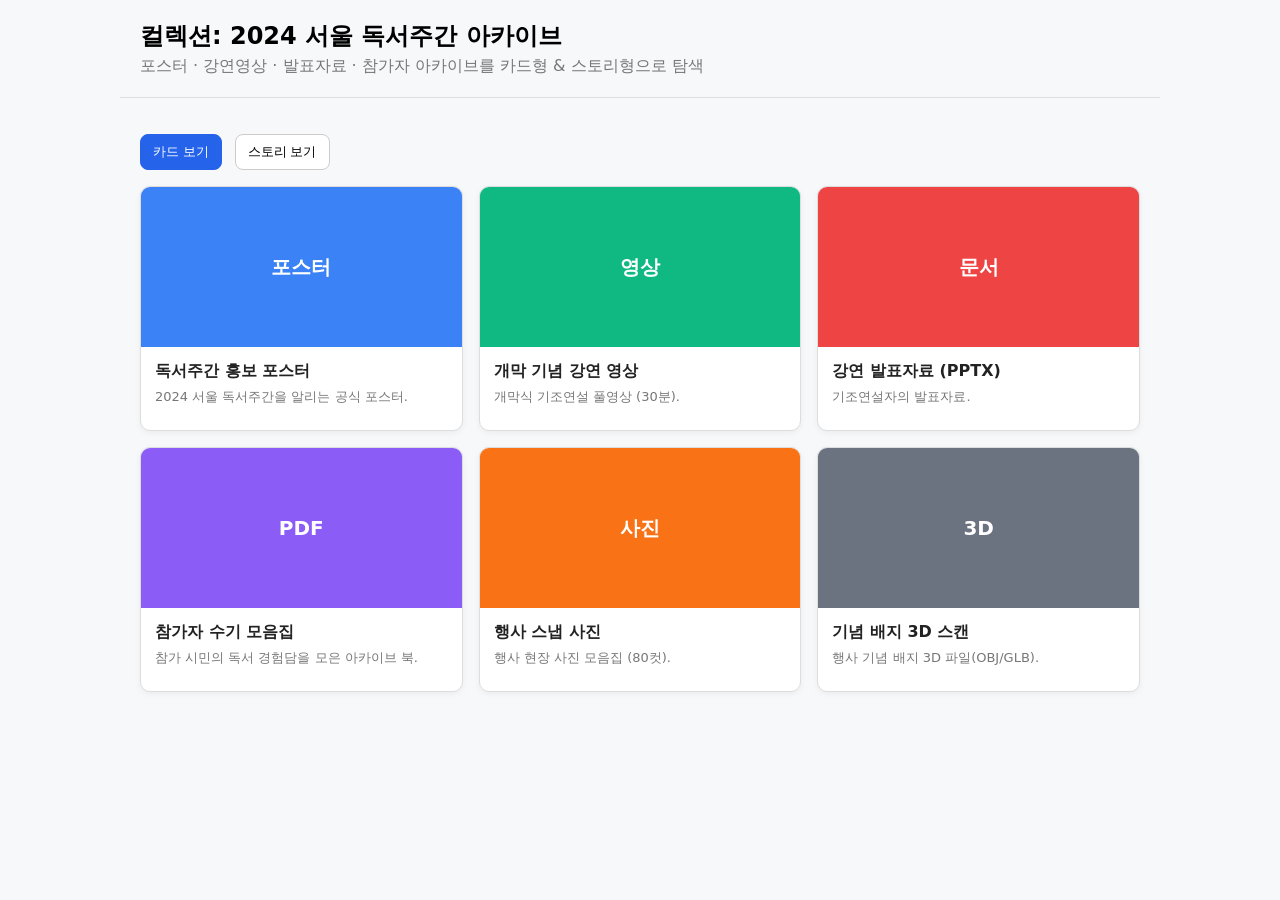
<file: templates/collection.html>
<!doctype html>
<html lang="ko">
<head>
<meta charset="utf-8" />
<meta name="viewport" content="width=device-width,initial-scale=1" />
<title>컬렉션 카드·스토리 뷰 예제 (컬러 버전)</title>
<style>
  :root{
    --bg:#f7f8fa; --card:#ffffff; --text:#222; --muted:#777; --primary:#2563eb;
  }
  body{margin:0;font-family:system-ui,Segoe UI,Roboto,Apple SD Gothic Neo,sans-serif;background:var(--bg)}
  .wrap{max-width:1000px;margin:0 auto;padding:20px}
  header{padding:20px 0;border-bottom:1px solid #ddd}
  header h1{margin:0;font-size:24px}
  header p{margin:4px 0 0;color:var(--muted)}
  .toolbar{margin:16px 0}
  .btn{padding:8px 12px;margin-right:8px;border:1px solid #ccc;background:#fff;cursor:pointer;border-radius:8px}
  .btn.active{background:var(--primary);color:#fff;border-color:var(--primary)}

  /* 카드 그리드 */
  .grid{display:grid;grid-template-columns:repeat(auto-fill,minmax(280px,1fr));gap:16px}
  .card{background:var(--card);border:1px solid #ddd;border-radius:10px;overflow:hidden;box-shadow:0 2px 6px rgba(0,0,0,.05)}
  .media{height:160px;display:flex;align-items:center;justify-content:center;color:#fff;font-size:20px;font-weight:bold}
  .media.blue{background:#3b82f6}
  .media.green{background:#10b981}
  .media.red{background:#ef4444}
  .media.purple{background:#8b5cf6}
  .media.orange{background:#f97316}
  .media.gray{background:#6b7280}
  .body{padding:14px}
  .title{margin:0;font-size:16px;color:var(--text)}
  .desc{margin:6px 0 10px;font-size:13px;color:var(--muted)}

  /* 스토리(타임라인) */
  .timeline{display:none;position:relative;margin:20px 0;padding-left:20px}
  .timeline::before{content:"";position:absolute;left:8px;top:0;bottom:0;width:2px;background:#ddd}
  .t-item{margin-bottom:20px;position:relative}
  .t-item::before{content:"";position:absolute;left:0;top:5px;width:14px;height:14px;border-radius:50%;background:var(--primary)}
  .t-item h3{margin:0 0 6px;font-size:15px;color:var(--text)}
  .t-item p{margin:0;font-size:13px;color:var(--muted)}
  .t-media{margin-top:10px;height:120px;border-radius:8px;display:flex;align-items:center;justify-content:center;color:#fff;font-weight:bold}
  .t-media.blue{background:#3b82f6}
  .t-media.green{background:#10b981}
  .t-media.red{background:#ef4444}
  .t-media.purple{background:#8b5cf6}
</style>
</head>
<body>
  <header class="wrap">
    <h1>컬렉션: 2024 서울 독서주간 아카이브</h1>
    <p>포스터 · 강연영상 · 발표자료 · 참가자 아카이브를 카드형 & 스토리형으로 탐색</p>
  </header>

  <main class="wrap">
    <div class="toolbar">
      <button class="btn active" id="btnGrid">카드 보기</button>
      <button class="btn" id="btnStory">스토리 보기</button>
    </div>

    <!-- 카드 보기 -->
    <section id="grid" class="grid">
      <article class="card">
        <div class="media blue">포스터</div>
        <div class="body">
          <h2 class="title">독서주간 홍보 포스터</h2>
          <p class="desc">2024 서울 독서주간을 알리는 공식 포스터.</p>
        </div>
      </article>
      <article class="card">
        <div class="media green">영상</div>
        <div class="body">
          <h2 class="title">개막 기념 강연 영상</h2>
          <p class="desc">개막식 기조연설 풀영상 (30분).</p>
        </div>
      </article>
      <article class="card">
        <div class="media red">문서</div>
        <div class="body">
          <h2 class="title">강연 발표자료 (PPTX)</h2>
          <p class="desc">기조연설자의 발표자료.</p>
        </div>
      </article>
      <article class="card">
        <div class="media purple">PDF</div>
        <div class="body">
          <h2 class="title">참가자 수기 모음집</h2>
          <p class="desc">참가 시민의 독서 경험담을 모은 아카이브 북.</p>
        </div>
      </article>
      <article class="card">
        <div class="media orange">사진</div>
        <div class="body">
          <h2 class="title">행사 스냅 사진</h2>
          <p class="desc">행사 현장 사진 모음집 (80컷).</p>
        </div>
      </article>
      <article class="card">
        <div class="media gray">3D</div>
        <div class="body">
          <h2 class="title">기념 배지 3D 스캔</h2>
          <p class="desc">행사 기념 배지 3D 파일(OBJ/GLB).</p>
        </div>
      </article>
    </section>

    <!-- 스토리 보기 -->
    <section id="story" class="timeline">
      <div class="t-item">
        <h3>① 준비: 홍보물 제작</h3>
        <p>행사 브랜딩 및 포스터 배포</p>
        <div class="t-media blue">포스터</div>
      </div>
      <div class="t-item">
        <h3>② 오프닝: 개막 기념 강연</h3>
        <p>기조연설 및 영상 기록</p>
        <div class="t-media green">영상</div>
      </div>
      <div class="t-item">
        <h3>③ 공유: 발표자료 공개</h3>
        <p>PPTX 및 PDF 자료 제공</p>
        <div class="t-media red">문서</div>
      </div>
      <div class="t-item">
        <h3>④ 기록: 참가자 수기집</h3>
        <p>참가자의 경험담 기록</p>
        <div class="t-media purple">PDF</div>
      </div>
    </section>
  </main>

<script>
  const btnGrid=document.getElementById('btnGrid');
  const btnStory=document.getElementById('btnStory');
  const grid=document.getElementById('grid');
  const story=document.getElementById('story');
  btnGrid.addEventListener('click',()=>{
    grid.style.display='grid'; story.style.display='none';
    btnGrid.classList.add('active'); btnStory.classList.remove('active');
  });
  btnStory.addEventListener('click',()=>{
    grid.style.display='none'; story.style.display='block';
    btnStory.classList.add('active'); btnGrid.classList.remove('active');
  });
</script>
</body>
</html>
</file>
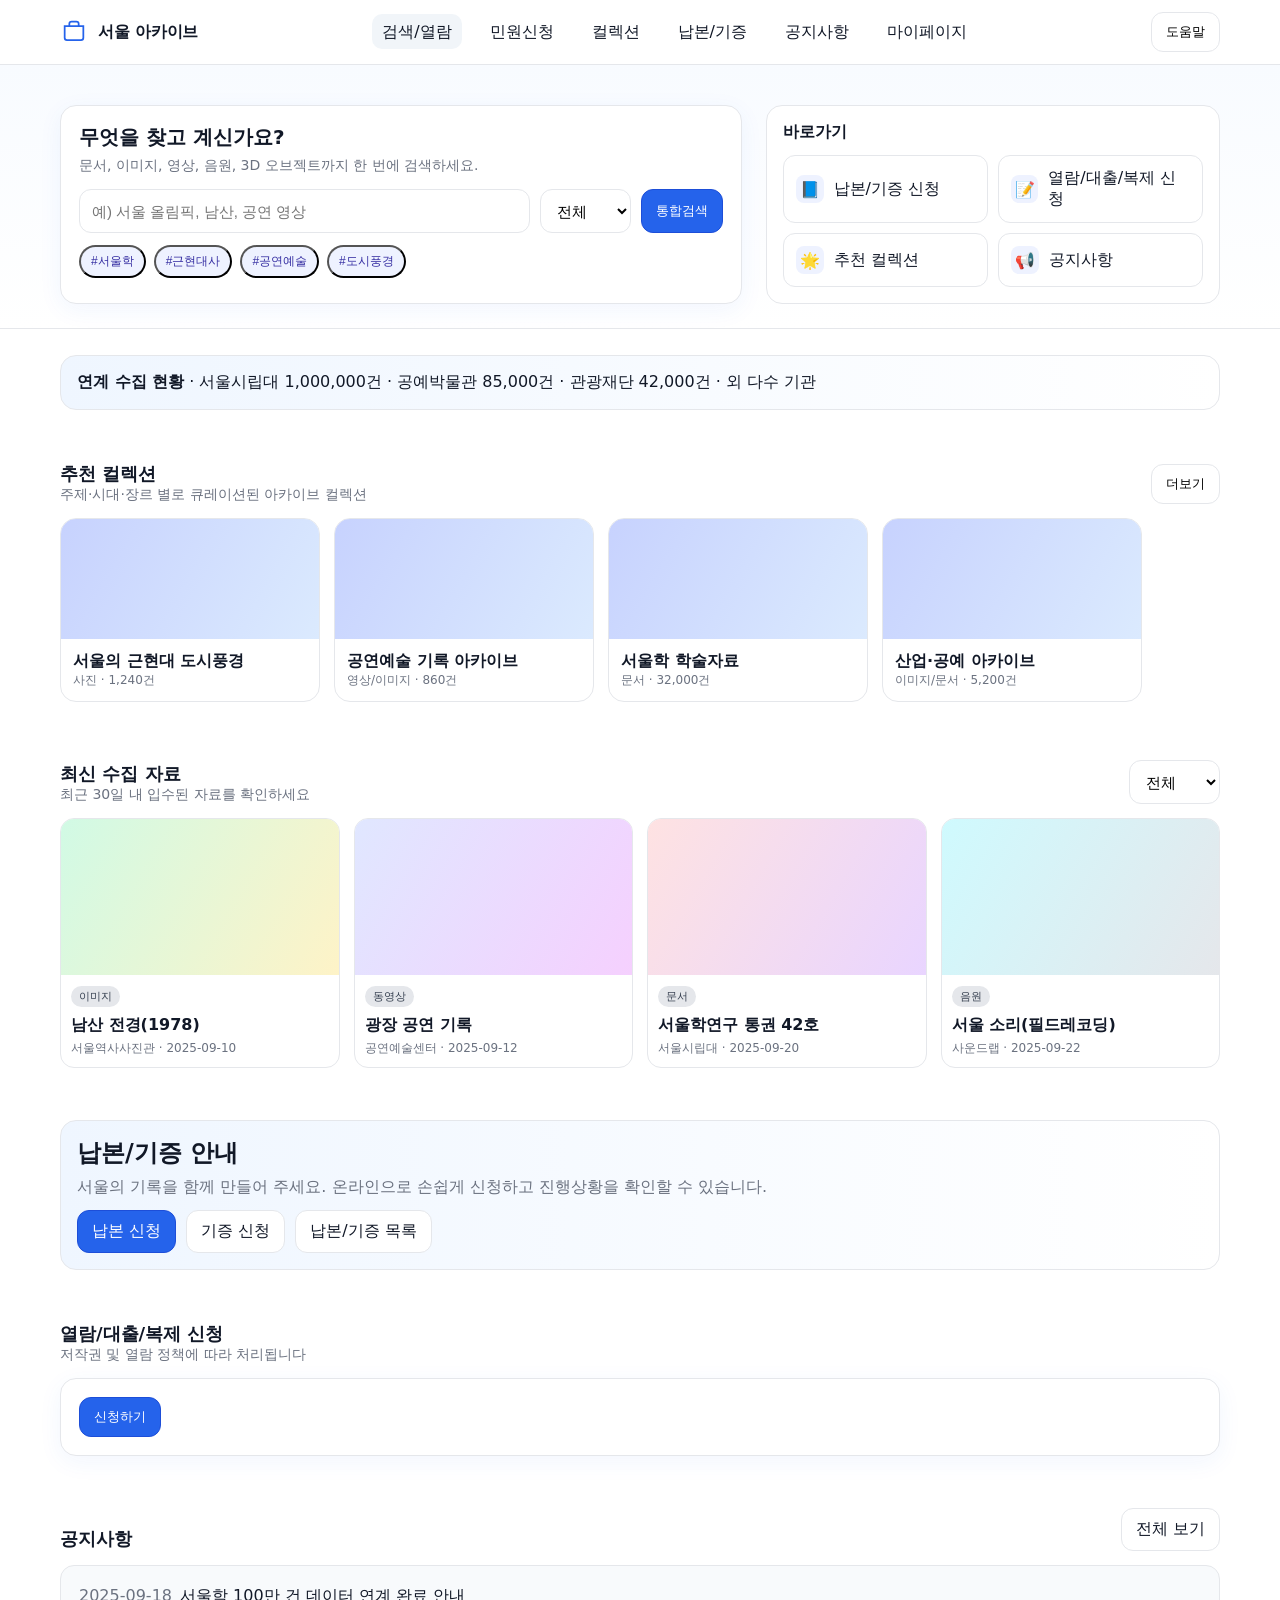
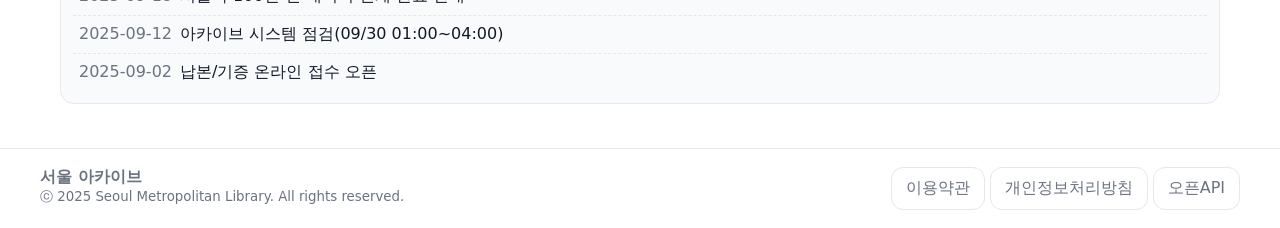
<file: templates/seoul.html>
<!doctype html>
<html lang="ko">
<head>
  <meta charset="utf-8" />
  <meta name="viewport" content="width=device-width, initial-scale=1" />
  <title>서울 아카이브 통합포털 – 홈(UI 예시)</title>
  <style>
    :root{
      --bg:#ffffff; --text:#111827; --muted:#6b7280; --primary:#2563eb; --primary-600:#1d4ed8; --primary-700:#1e40af;
      --surface:#f8fafc; --card:#ffffff; --border:#e5e7eb; --accent:#f1f5f9;
      --success:#16a34a; --warning:#d97706; --danger:#dc2626;
    }
    *{box-sizing:border-box}
    html,body{height:100%}
    body{margin:0; font-family:system-ui, -apple-system, Segoe UI, Roboto, Apple SD Gothic Neo, Noto Sans KR, sans-serif; color:var(--text); background:var(--bg)}
    a{color:inherit; text-decoration:none}
    img{max-width:100%; display:block}
    .container{max-width:1200px; margin:0 auto; padding:0 20px}

    /* Header */
    header{position:sticky; top:0; z-index:30; background:rgba(255,255,255,.8); backdrop-filter:saturate(120%) blur(10px); border-bottom:1px solid var(--border)}
    .head{display:flex; align-items:center; justify-content:space-between; height:64px}
    .logo{display:flex; gap:10px; align-items:center; font-weight:800; letter-spacing:-.2px}
    .logo svg{width:28px; height:28px}
    nav ul{display:flex; gap:18px; list-style:none; padding:0; margin:0}
    nav a{padding:8px 10px; border-radius:10px}
    nav a.active, nav a:hover{background:var(--accent)}
    .head-cta{display:flex; gap:10px; align-items:center}
    .btn{display:inline-flex; align-items:center; gap:8px; padding:10px 14px; border:1px solid var(--border); background:#fff; border-radius:12px; cursor:pointer}
    .btn.primary{background:var(--primary); color:#fff; border-color:var(--primary-600)}
    .btn.primary:hover{background:var(--primary-600)}

    /* Mobile nav */
    .menu-btn{display:none}
    @media (max-width: 980px){
      nav{display:none}
      .menu-btn{display:inline-flex}
    }

    /* Hero Search */
    .hero{padding:40px 0 24px; background:linear-gradient(180deg, #f8fbff 0%, #fff 100%); border-bottom:1px solid var(--border)}
    .hero-grid{display:grid; grid-template-columns: 1.2fr .8fr; gap:24px}
    @media (max-width: 980px){.hero-grid{grid-template-columns: 1fr}}
    .search-card{background:var(--card); border:1px solid var(--border); border-radius:16px; padding:18px; box-shadow:0 6px 24px rgba(37,99,235,.06)}
    .search-title{font-size:20px; font-weight:700; margin:0 0 6px}
    .search-desc{color:var(--muted); font-size:14px; margin:0 0 14px}
    .search-row{display:flex; gap:10px; flex-wrap:wrap}
    .input{flex:1; min-width:220px; height:44px; padding:0 12px; border:1px solid var(--border); border-radius:12px; font-size:15px}
    .select{height:44px; padding:0 12px; border:1px solid var(--border); border-radius:12px; background:#fff; font-size:15px}
    .chips{display:flex; gap:8px; flex-wrap:wrap; margin-top:12px}
    .chip{padding:6px 10px; border-radius:999px; background:#eef2ff; color:#3730a3; font-size:12px; cursor:pointer}
    .chip:hover{filter:brightness(.96)}

    .side-card{background:var(--card); border:1px solid var(--border); border-radius:16px; padding:16px}
    .side-title{font-weight:700; margin-bottom:12px}
    .quick-links{display:grid; grid-template-columns: 1fr 1fr; gap:10px}
    .quick{border:1px solid var(--border); border-radius:12px; padding:12px; display:flex; gap:10px; align-items:center; background:#fff}
    .quick .ico{width:28px; height:28px; border-radius:8px; background:#eef2ff; display:grid; place-items:center}

    /* Sections */
    section{padding:26px 0}
    .section-head{display:flex; justify-content:space-between; align-items:flex-end; margin-bottom:14px}
    .section-title{font-size:18px; font-weight:800}
    .section-desc{color:var(--muted); font-size:14px}

    /* Collections scroller */
    .scroll-wrap{position:relative}
    .hscroll{display:flex; gap:14px; overflow:auto; scroll-snap-type:x mandatory; padding-bottom:6px}
    .card-col{min-width:260px; scroll-snap-align:start; background:var(--card); border:1px solid var(--border); border-radius:16px; overflow:hidden}
    .card-col .cover{height:120px; background:linear-gradient(120deg,#c7d2fe,#dbeafe)}
    .card-col .body{padding:12px}
    .meta{font-size:12px; color:var(--muted)}

    /* Latest items grid */
    .grid{display:grid; grid-template-columns: repeat(4, 1fr); gap:14px}
    @media (max-width: 1080px){.grid{grid-template-columns: repeat(3, 1fr)}}
    @media (max-width: 780px){.grid{grid-template-columns: repeat(2, 1fr)}}
    @media (max-width: 520px){.grid{grid-template-columns: 1fr}}
    .card-item{background:var(--card); border:1px solid var(--border); border-radius:14px; overflow:hidden}
    .thumb{aspect-ratio: 16/9; background:#e5e7eb}
    .card-item .body{padding:10px}
    .badge{display:inline-block; font-size:11px; color:#374151; background:#e5e7eb; padding:3px 8px; border-radius:999px}

    /* Notices */
    .notices{background:var(--surface); border:1px solid var(--border); border-radius:14px; padding:12px}
    .notices ul{margin:0; padding:0; list-style:none}
    .notices li{display:flex; gap:8px; padding:8px 6px; border-bottom:1px dashed var(--border)}
    .notices li:last-child{border-bottom:none}
    .note-date{font-variant-numeric:tabular-nums; color:var(--muted); min-width:84px}

    /* CTA banners */
    .banner{border:1px solid var(--border); border-radius:16px; padding:16px; background:linear-gradient(90deg,#eff6ff,#ffffff)}

    /* Footer */
    footer{border-top:1px solid var(--border); background:#fff; margin-top:18px}
    .foot{display:grid; grid-template-columns: 1fr auto; gap:18px; padding:18px 0; color:var(--muted)}
    .foot small{display:block}

    /* Helpers */
    .sr-only{position:absolute; width:1px; height:1px; padding:0; margin:-1px; overflow:hidden; clip:rect(0,0,0,0); white-space:nowrap; border:0}
  </style>
</head>
<body>
<header>
  <div class="container head">
    <div class="logo" aria-label="서울 아카이브 포털">
      <svg viewBox="0 0 24 24" fill="none" aria-hidden="true"><path d="M4 7h16v10a2 2 0 0 1-2 2H6a2 2 0 0 1-2-2V7z" stroke="#2563eb" stroke-width="1.5"/><path d="M8 7V5a2 2 0 0 1 2-2h4a2 2 0 0 1 2 2v2" stroke="#2563eb" stroke-width="1.5"/></svg>
      <span>서울 아카이브</span>
    </div>
    <nav aria-label="주요 메뉴">
      <ul>
        <li><a href="#section-search" class="active">검색/열람</a></li>
        <li><a href="#section-cs">민원신청</a></li>
        <li><a href="#section-collections">컬렉션</a></li>
        <li><a href="#section-donation">납본/기증</a></li>
        <li><a href="#section-notice">공지사항</a></li>
        <li><a href="#section-my">마이페이지</a></li>
      </ul>
    </nav>
    <div class="head-cta">
      <button class="btn" aria-label="접근성 도움말" title="접근성 도움말">도움말</button>
      <button class="btn primary menu-btn" id="menuToggle" aria-expanded="false" aria-controls="mobileMenu">메뉴</button>
    </div>
  </div>
</header>

<main>
  <!-- Hero / Search -->
  <section class="hero" id="section-search">
    <div class="container hero-grid">
      <div class="search-card" role="search">
        <h1 class="search-title">무엇을 찾고 계신가요?</h1>
        <p class="search-desc">문서, 이미지, 영상, 음원, 3D 오브젝트까지 한 번에 검색하세요.</p>
        <form id="searchForm" class="search-row" action="#" onsubmit="return false;">
          <label class="sr-only" for="q">검색어</label>
          <input id="q" class="input" type="search" placeholder="예) 서울 올림픽, 남산, 공연 영상" />
          <label class="sr-only" for="type">자료유형</label>
          <select id="type" class="select">
            <option value="all">전체</option>
            <option value="text">문서</option>
            <option value="image">이미지</option>
            <option value="video">동영상</option>
            <option value="audio">음원</option>
            <option value="3d">3D</option>
          </select>
          <button class="btn primary" type="submit">통합검색</button>
        </form>
        <div class="chips" aria-label="빠른 태그">
          <button class="chip" data-chip="서울학">#서울학</button>
          <button class="chip" data-chip="근현대사">#근현대사</button>
          <button class="chip" data-chip="공연예술">#공연예술</button>
          <button class="chip" data-chip="도시풍경">#도시풍경</button>
        </div>
      </div>
      <aside class="side-card" id="section-cs" aria-labelledby="quickLinksTitle">
        <div class="side-title" id="quickLinksTitle">바로가기</div>
        <div class="quick-links">
          <a class="quick" href="#section-donation" title="납본/기증 신청">
            <div class="ico">📘</div><div>납본/기증 신청</div>
          </a>
          <a class="quick" href="#section-req" title="열람/대출/복제 신청">
            <div class="ico">📝</div><div>열람/대출/복제 신청</div>
          </a>
          <a class="quick" href="#section-collections" title="추천 컬렉션">
            <div class="ico">🌟</div><div>추천 컬렉션</div>
          </a>
          <a class="quick" href="#section-notice" title="공지사항">
            <div class="ico">📢</div><div>공지사항</div>
          </a>
        </div>
      </aside>
    </div>
  </section>

  <!-- Stats / info strip -->
  <section>
    <div class="container">
      <div class="banner" role="status" aria-live="polite">
        <strong>연계 수집 현황</strong> · 서울시립대 1,000,000건 · 공예박물관 85,000건 · 관광재단 42,000건 · 외 다수 기관
      </div>
    </div>
  </section>

  <!-- Collections -->
  <section id="section-collections">
    <div class="container">
      <div class="section-head">
        <div>
          <div class="section-title">추천 컬렉션</div>
          <div class="section-desc">주제·시대·장르 별로 큐레이션된 아카이브 컬렉션</div>
        </div>
        <button class="btn" id="moreCollections">더보기</button>
      </div>
      <div class="scroll-wrap">
        <div class="hscroll" id="collections">
          <!-- sample cards -->
          <article class="card-col">
            <div class="cover"></div>
            <div class="body">
              <strong>서울의 근현대 도시풍경</strong>
              <div class="meta">사진 · 1,240건</div>
            </div>
          </article>
          <article class="card-col">
            <div class="cover"></div>
            <div class="body">
              <strong>공연예술 기록 아카이브</strong>
              <div class="meta">영상/이미지 · 860건</div>
            </div>
          </article>
          <article class="card-col">
            <div class="cover"></div>
            <div class="body">
              <strong>서울학 학술자료</strong>
              <div class="meta">문서 · 32,000건</div>
            </div>
          </article>
          <article class="card-col">
            <div class="cover"></div>
            <div class="body">
              <strong>산업·공예 아카이브</strong>
              <div class="meta">이미지/문서 · 5,200건</div>
            </div>
          </article>
        </div>
      </div>
    </div>
  </section>

  <!-- Latest items -->
  <section>
    <div class="container">
      <div class="section-head">
        <div>
          <div class="section-title">최신 수집 자료</div>
          <div class="section-desc">최근 30일 내 입수된 자료를 확인하세요</div>
        </div>
        <div>
          <select class="select" id="latestType">
            <option value="all">전체</option>
            <option value="text">문서</option>
            <option value="image">이미지</option>
            <option value="video">동영상</option>
            <option value="audio">음원</option>
          </select>
        </div>
      </div>
      <div class="grid" id="latestGrid">
        <!-- item cards (samples) -->
        <article class="card-item" data-type="image">
          <div class="thumb" style="background:linear-gradient(120deg,#d1fae5,#fef3c7)"></div>
          <div class="body">
            <div class="badge">이미지</div>
            <h3 style="margin:8px 0 4px; font-size:16px">남산 전경(1978)</h3>
            <div class="meta">서울역사사진관 · 2025-09-10</div>
          </div>
        </article>
        <article class="card-item" data-type="video">
          <div class="thumb" style="background:linear-gradient(120deg,#e0e7ff,#f5d0fe)"></div>
          <div class="body">
            <div class="badge">동영상</div>
            <h3 style="margin:8px 0 4px; font-size:16px">광장 공연 기록</h3>
            <div class="meta">공연예술센터 · 2025-09-12</div>
          </div>
        </article>
        <article class="card-item" data-type="text">
          <div class="thumb" style="background:linear-gradient(120deg,#fee2e2,#e9d5ff)"></div>
          <div class="body">
            <div class="badge">문서</div>
            <h3 style="margin:8px 0 4px; font-size:16px">서울학연구 통권 42호</h3>
            <div class="meta">서울시립대 · 2025-09-20</div>
          </div>
        </article>
        <article class="card-item" data-type="audio">
          <div class="thumb" style="background:linear-gradient(120deg,#cffafe,#e5e7eb)"></div>
          <div class="body">
            <div class="badge">음원</div>
            <h3 style="margin:8px 0 4px; font-size:16px">서울 소리(필드레코딩)</h3>
            <div class="meta">사운드랩 · 2025-09-22</div>
          </div>
        </article>
      </div>
    </div>
  </section>

  <!-- Donation / Deposit -->
  <section id="section-donation">
    <div class="container">
      <div class="banner">
        <h2 style="margin:0 0 8px">납본/기증 안내</h2>
        <p style="margin:0 0 12px; color:var(--muted)">서울의 기록을 함께 만들어 주세요. 온라인으로 손쉽게 신청하고 진행상황을 확인할 수 있습니다.</p>
        <div class="search-row">
          <a class="btn primary" href="#" title="납본 신청">납본 신청</a>
          <a class="btn" href="#" title="기증 신청">기증 신청</a>
          <a class="btn" href="#" title="목록 보기">납본/기증 목록</a>
        </div>
      </div>
    </div>
  </section>

  <!-- Requests -->
  <section id="section-req">
    <div class="container">
      <div class="section-head">
        <div>
          <div class="section-title">열람/대출/복제 신청</div>
          <div class="section-desc">저작권 및 열람 정책에 따라 처리됩니다</div>
        </div>
      </div>
      <div class="search-card">

          <button class="btn primary">신청하기</button>

      </div>
    </div>
  </section>

  <!-- Notices -->
  <section id="section-notice">
    <div class="container">
      <div class="section-head">
        <div class="section-title">공지사항</div>
        <a class="btn" href="#">전체 보기</a>
      </div>
      <div class="notices">
        <ul>
          <li><span class="note-date">2025-09-18</span>서울학 100만 건 데이터 연계 완료 안내</li>
          <li><span class="note-date">2025-09-12</span>아카이브 시스템 점검(09/30 01:00~04:00)</li>
          <li><span class="note-date">2025-09-02</span>납본/기증 온라인 접수 오픈</li>
        </ul>
      </div>
    </div>
  </section>
</main>

<footer id="section-my">
  <div class="container foot">
    <div>
      <strong>서울 아카이브</strong>
      <small>ⓒ 2025 Seoul Metropolitan Library. All rights reserved.</small>
    </div>
    <div>
      <a class="btn" href="#">이용약관</a>
      <a class="btn" href="#">개인정보처리방침</a>
      <a class="btn" href="#">오픈API</a>
    </div>
  </div>
</footer>

<!-- Mobile nav drawer (simple) -->
<div id="mobileMenu" hidden>
  <div class="container" style="padding:12px 0; border-bottom:1px solid var(--border)">
    <a class="btn" href="#section-search">검색/열람</a>
    <a class="btn" href="#section-cs">민원신청</a>
    <a class="btn" href="#section-collections">컬렉션</a>
    <a class="btn" href="#section-donation">납본/기증</a>
    <a class="btn" href="#section-notice">공지사항</a>
    <a class="btn" href="#section-my">마이페이지</a>
  </div>
</div>

<script>
  const menuToggle = document.getElementById('menuToggle');
  const mobileMenu = document.getElementById('mobileMenu');
  menuToggle?.addEventListener('click', ()=>{
    const open = mobileMenu.hasAttribute('hidden') ? true : false;
    if(open){ mobileMenu.removeAttribute('hidden'); } else { mobileMenu.setAttribute('hidden',''); }
    menuToggle.setAttribute('aria-expanded', String(open));
  });

  // Quick chips → fill into search
  document.querySelectorAll('.chip').forEach(ch=>{
    ch.addEventListener('click', ()=>{
      const q = document.getElementById('q');
      q.value = ch.dataset.chip || '';
      q.focus();
    });
  });

  // Fake search submit → highlight section
  document.getElementById('searchForm')?.addEventListener('submit', ()=>{
    document.getElementById('section-collections').scrollIntoView({behavior:'smooth'});
  });

  // Filter latest items
  document.getElementById('latestType')?.addEventListener('change', (e)=>{
    const val = e.target.value;
    document.querySelectorAll('#latestGrid .card-item').forEach(it=>{
      const type = it.getAttribute('data-type');
      it.style.display = (val==='all' || type===val) ? '' : 'none';
    });
  });
</script>
</body>
</html>
</file>
